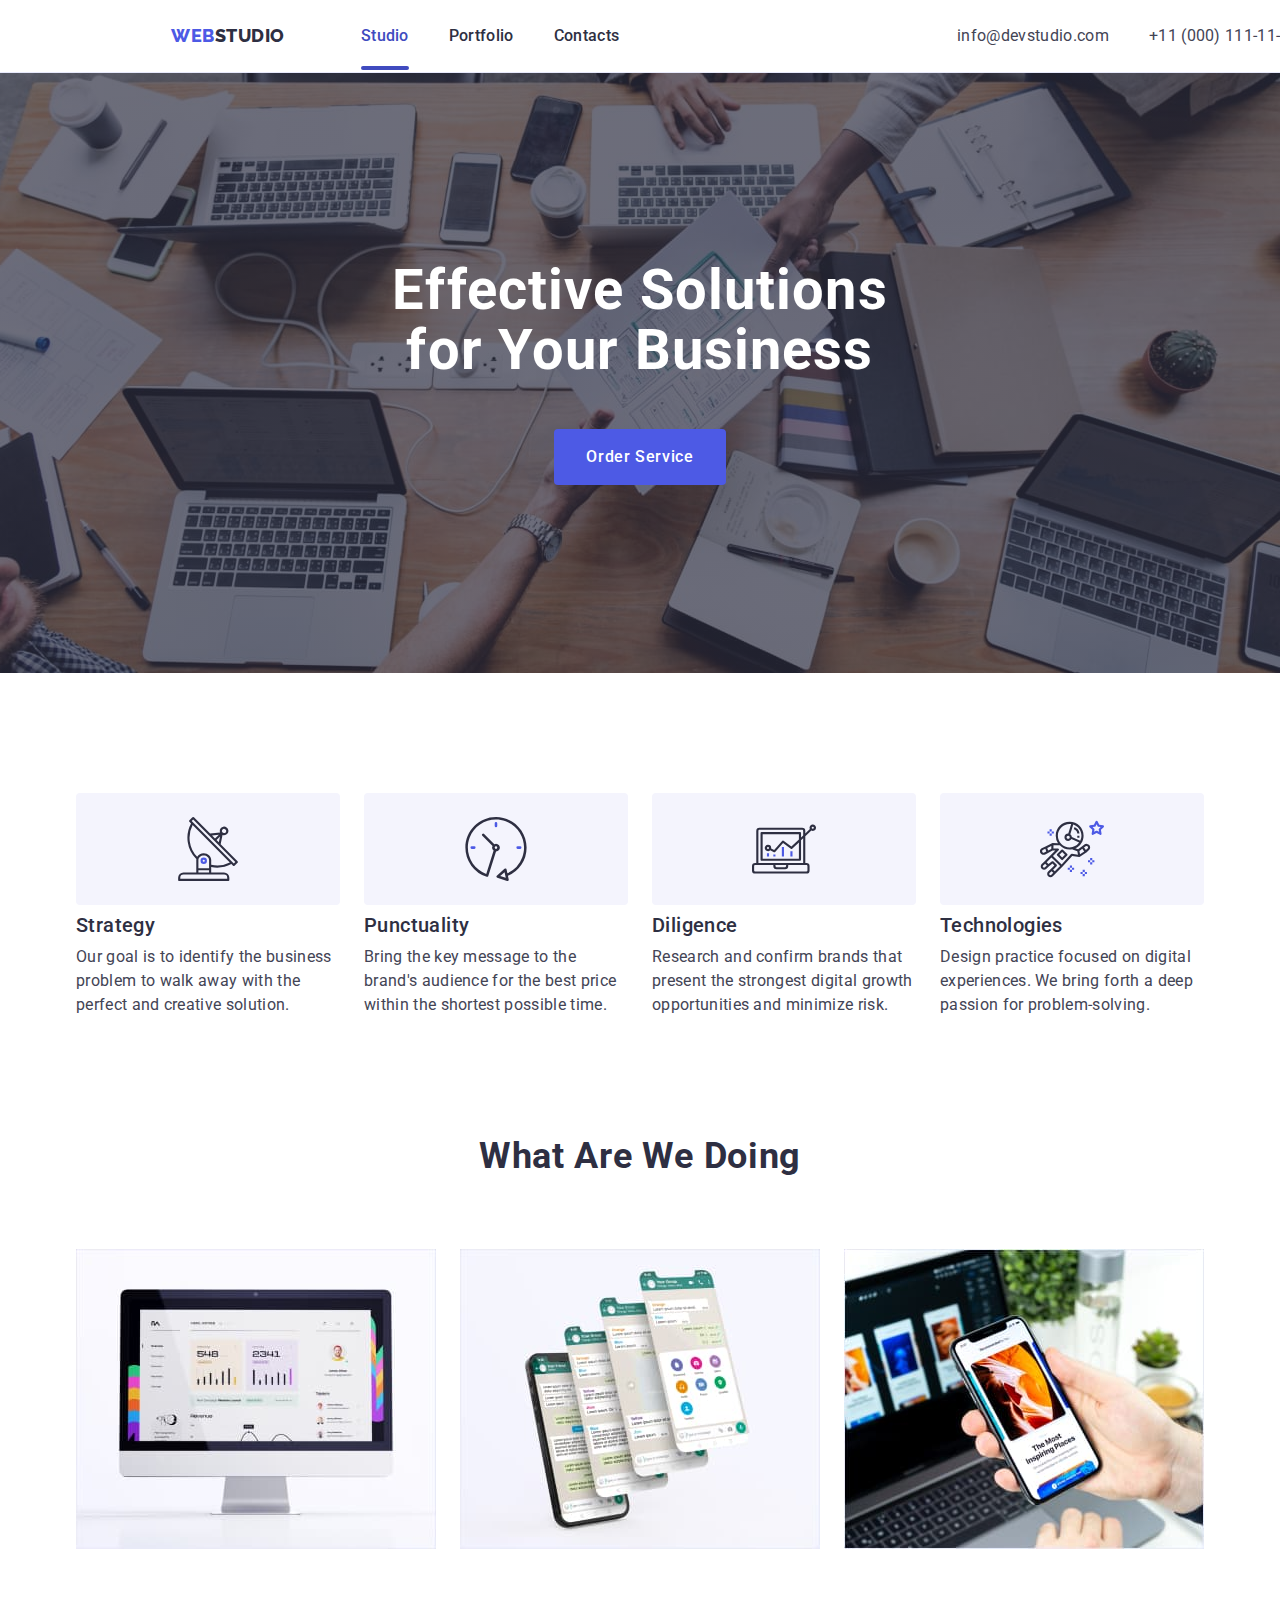
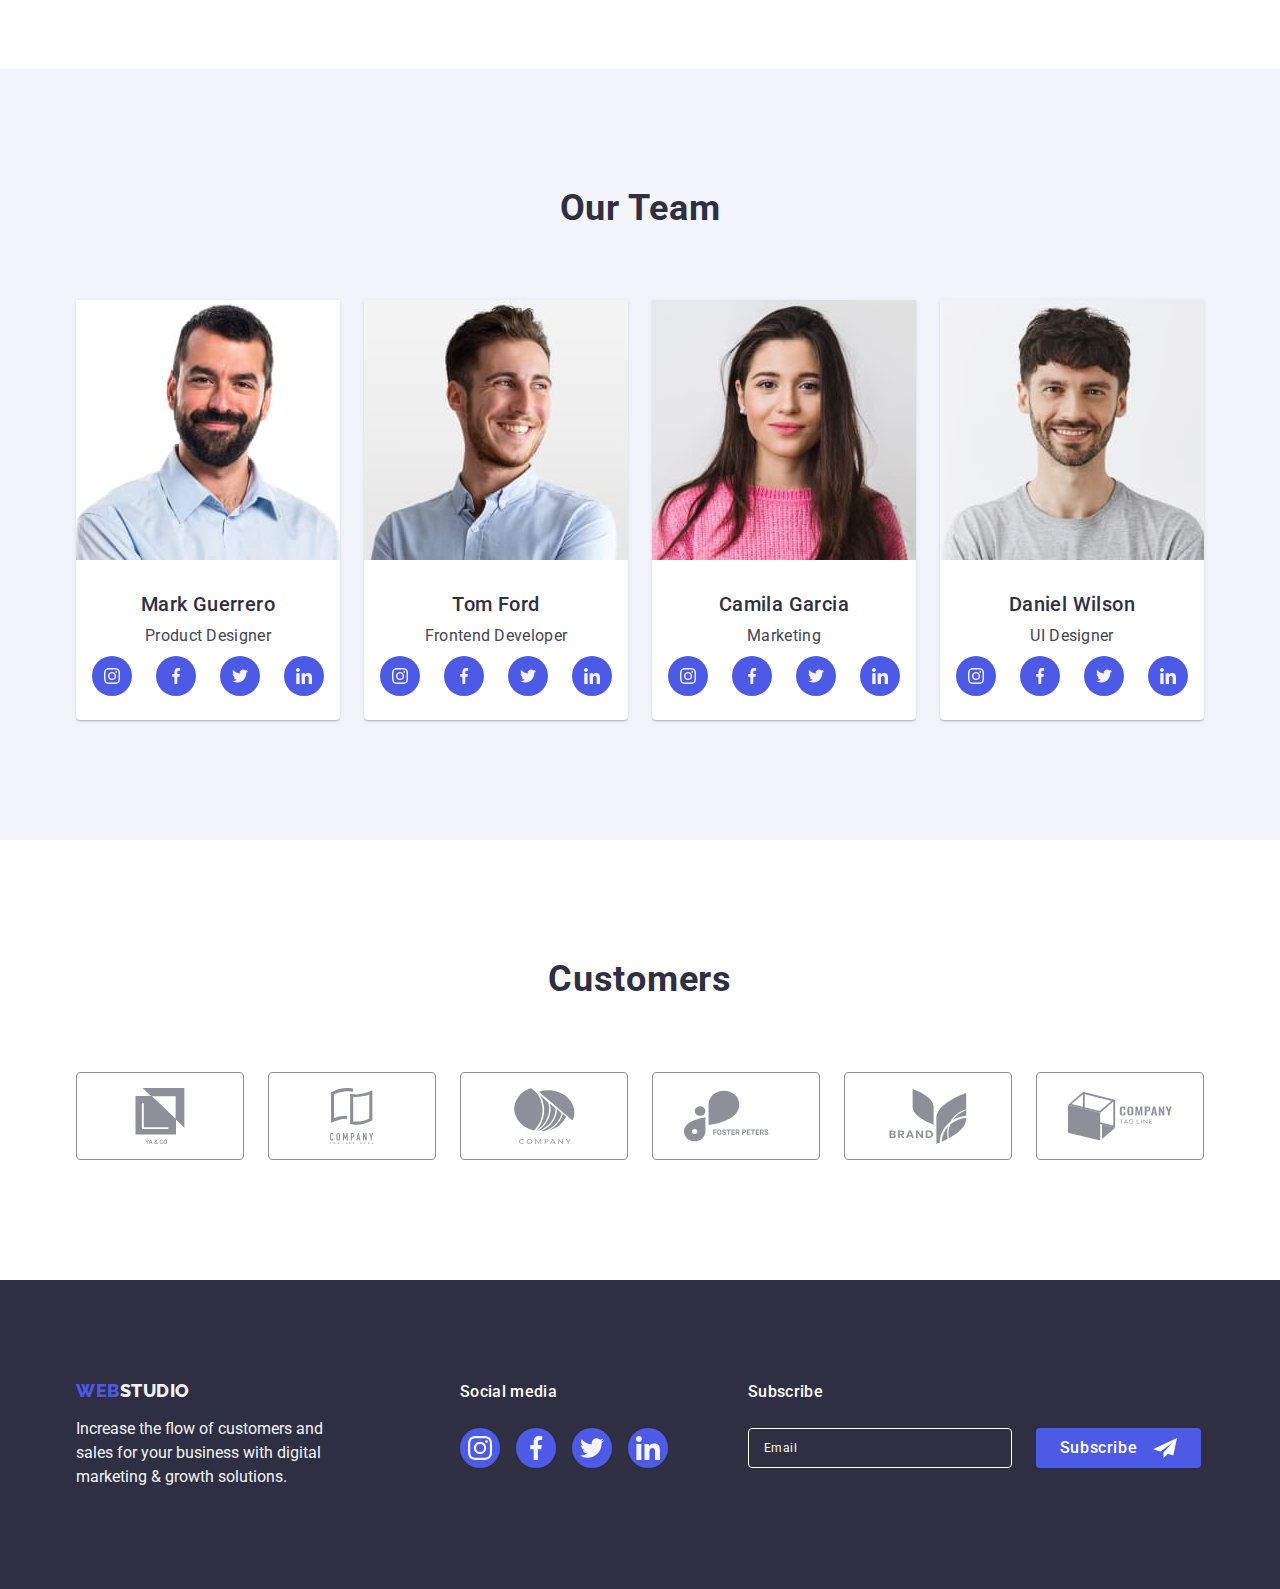
<file: index.html>
<!DOCTYPE html>
<html lang="en">
  <head>
    <meta charset="UTF-8" />
    <meta http-equiv="X-UA-Compatible" content="IE=edge" />
    <meta name="viewport" content="width=device-width, initial-scale=1.0" />
    <title>Studio</title>
    <link rel="stylesheet" href="https://cdnjs.cloudflare.com/ajax/libs/modern-normalize/1.0.0/modern-normalize.min.css" />
    <link rel="stylesheet" href="./css/styles.css" type="text/css" />
    <link rel="preconnect" href="https://fonts.googleapis.com" />
    <link rel="preconnect" href="https://fonts.gstatic.com" crossorigin />
    <link href="https://fonts.googleapis.com/css2?family=Roboto:wght@400;500;700;900&display=swap" rel="stylesheet" />
    <link rel="preconnect" href="https://fonts.googleapis.com" />
    <link rel="preconnect" href="https://fonts.gstatic.com" crossorigin />
    <link href="https://fonts.googleapis.com/css2?family=Raleway:wght@800&family=Roboto:wght@400;500;700;900&display=swap" rel="stylesheet" />
  </head>
  <body>
    <header class="header">
      <!-- Navigation -->
      <div class="container">
        <nav class="nav">
          <a class="logo link" href="index.html">Web<span class="logo-studio">Studio</span></a>
          <ul class="list">
            <li class="nav-item">
              <a class="link active" href="./index.html">Studio</a>
            </li>
            <li class="nav-item">
              <a class="link" href="./portfolio.html">Portfolio</a>
            </li>
            <li class="nav-item">
              <a class="link" href="">Contacts</a>
            </li>
          </ul>
        </nav>
        <!-- Contacts -->
        <address class="address">
          <ul class="list">
            <li class="contacts-item"><a class="link" href="mailto:info@devstudio.com">info@devstudio.com</a></li>
            <li class="contacts-item"><a class="link" href="tel:+110001111111">+11 (000) 111-11-11</a></li>
          </ul>
        </address>
      </div>
    </header>
    <main>
      <!-- First section -->
      <section class="section section-business">
        <div class="container">
          <h1 class="title">Effective Solutions for Your Business</h1>
          <button type="button" class="btn" data-modal-open>Order Service</button>
        </div>
      </section>
      <!-- Second section -->
      <section class="section section-features">
        <div class="container">
          <h2 hidden class="features">Our advantages</h2>
          <ul class="list">
            <li class="list-features-item">
              <div class="container-icon">
                <svg class="icon" width="64" height="64">
                  <use href="./images/icons.svg#icon-antenna"></use>
                </svg>
              </div>
              <h3 class="features">Strategy</h3>
              <p class="desc">Our goal is to identify the business problem to walk away with the perfect and creative solution.</p>
            </li>
            <li class="list-features-item">
              <div class="container-icon">
                <svg class="icon" width="64" height="64">
                  <use href="./images/icons.svg#icon-clock"></use>
                </svg>
              </div>
              <h3 class="features">Punctuality</h3>
              <p class="desc">Bring the key message to the brand's audience for the best price within the shortest possible time.</p>
            </li>
            <li class="list-features-item">
              <div class="container-icon">
                <svg class="icon" width="64" height="64">
                  <use href="./images/icons.svg#icon-diagram"></use>
                </svg>
              </div>
              <h3 class="features">Diligence</h3>
              <p class="desc">Research and confirm brands that present the strongest digital growth opportunities and minimize risk.</p>
            </li>
            <li class="list-features-item">
              <div class="container-icon">
                <svg class="icon" width="64" height="64">
                  <use href="./images/icons.svg#icon-astronaut"></use>
                </svg>
              </div>
              <h3 class="features">Technologies</h3>
              <p class="desc">Design practice focused on digital experiences. We bring forth a deep passion for problem-solving.</p>
            </li>
          </ul>
        </div>
      </section>
      <!-- Third section -->
      <section class="section section-activity">
        <div class="container">
          <h2 class="subtitle">What are we doing</h2>
          <ul class="list">
            <li class="list-image-item"><img src="./images/monitor.jpg" alt="monitor" width="360" height="300" /></li>
            <li class="list-image-item"><img src="./images/displays.jpg" alt="displays" width="360" height="300" /></li>
            <li class="list-image-item"><img src="./images/smartphone.jpg" alt="smartphone" width="360" height="300" /></li>
          </ul>
        </div>
      </section>
      <!-- Fourth section -->
      <section class="section section-team">
        <div class="container">
          <h2 class="subtitle">Our Team</h2>
          <ul class="list">
            <li class="list-team-item">
              <img src="./images/product-designer.jpg" alt="product designer" width="264" height="260" />
              <div class="team-container">
                <h3 class="person">Mark Guerrero</h3>
                <p class="specialization">Product Designer</p>
                <ul class="list">
                  <li class="icon-item">
                    <a class="icon-link" href=""
                      ><svg class="icon" width="16" height="16">
                        <use href="./images/icons.svg#icon-instagram"></use>
                      </svg>
                    </a>
                  </li>
                  <li class="icon-item">
                    <a class="icon-link" href=""
                      ><svg class="icon" width="16" height="16">
                        <use href="./images/icons.svg#icon-facebook"></use>
                      </svg>
                    </a>
                  </li>
                  <li class="icon-item">
                    <a class="icon-link" href=""
                      ><svg class="icon" width="16" height="16">
                        <use href="./images/icons.svg#icon-twitter"></use>
                        </svg></a>
                  </li>
                  <li class="icon-item">
                    <a class="icon-link" href=""
                      ><svg class="icon" width="16" height="16">
                        <use href="./images/icons.svg#icon-linkedin"></use>
                      </svg>
                    </a>
                  </li>
                </ul>
              </div>
            </li>
            <li class="list-team-item">
              <img src="./images/frontend-developer.jpg" alt="frontend developer" width="264" height="260" />
              <div class="team-container">
                <h3 class="person">Tom Ford</h3>
                <p class="specialization">Frontend Developer</p>
                <ul class="list">
                  <li class="icon-item">
                    <a class="icon-link" href=""
                      ><svg class="icon" width="16" height="16">
                        <use href="./images/icons.svg#icon-instagram"></use>
                      </svg>
                    </a>
                  </li>
                  <li class="icon-item">
                    <a class="icon-link" href=""
                      ><svg class="icon" width="16" height="16">
                        <use href="./images/icons.svg#icon-facebook"></use>
                      </svg>
                    </a>
                  </li>
                  <li class="icon-item">
                    <a class="icon-link" href=""
                      ><svg class="icon" width="16" height="16">
                        <use href="./images/icons.svg#icon-twitter"></use>
                      </svg>
                    </a>
                  </li>
                  <li class="icon-item">
                    <a class="icon-link" href=""
                      ><svg class="icon" width="16" height="16">
                        <use href="./images/icons.svg#icon-linkedin"></use>
                      </svg>
                    </a>
                  </li>
                </ul>
              </div>
            </li>
            <li class="list-team-item">
              <img src="./images/marketing.jpg" alt="marketing" width="264" height="260" />
              <div class="team-container">
                <h3 class="person">Camila Garcia</h3>
                <p class="specialization">Marketing</p>
                <ul class="list">
                  <li class="icon-item">
                    <a class="icon-link" href=""
                      ><svg class="icon" width="16" height="16">
                        <use href="./images/icons.svg#icon-instagram"></use>
                      </svg>
                    </a>
                  </li>
                  <li class="icon-item">
                    <a class="icon-link" href=""
                      ><svg class="icon" width="16" height="16">
                        <use href="./images/icons.svg#icon-facebook"></use>
                        </svg></a>
                  </li>
                  <li class="icon-item">
                    <a class="icon-link" href=""
                      ><svg class="icon" width="16" height="16">
                        <use href="./images/icons.svg#icon-twitter"></use>
                      </svg>
                    </a>
                  </li>
                  <li class="icon-item">
                    <a class="icon-link" href=""
                      ><svg class="icon" width="16" height="16">
                        <use href="./images/icons.svg#icon-linkedin"></use>
                      </svg>
                    </a>
                  </li>
                </ul>
              </div>
            </li>
            <li class="list-team-item">
              <img src="./images/ul-designer.jpg" alt="ul designer" width="264" height="260" />
              <div class="team-container">
                <h3 class="person">Daniel Wilson</h3>
                <p class="specialization">UI Designer</p>
                <ul class="list">
                  <li class="icon-item">
                    <a class="icon-link" href="">
                      <svg class="icon" width="16" height="16">
                        <use href="./images/icons.svg#icon-instagram"></use>
                      </svg>
                    </a>
                  </li>
                  <li class="icon-item">
                    <a class="icon-link" href="">
                      <svg class="icon" width="16" height="16">
                        <use href="./images/icons.svg#icon-facebook"></use>
                      </svg>
                    </a>
                  </li>
                  <li class="icon-item">
                    <a class="icon-link" href=""
                      ><svg class="icon" width="16" height="16">
                        <use href="./images/icons.svg#icon-twitter"></use>
                      </svg>
                    </a>
                  </li>
                  <li class="icon-item">
                    <a class="icon-link" href=""
                      ><svg class="icon" width="16" height="16">
                        <use href="./images/icons.svg#icon-linkedin"></use>
                      </svg>
                    </a>
                  </li>
                </ul>
              </div>
            </li>
          </ul>
        </div>
      </section>
      <!-- Fifth section -->
      <section class="section section-customers">
        <div class="container">
          <h2 class="subtitle">Customers</h2>
          <ul class="list">
            <li class="icon-list-customers">
              <a class="icon-link-customers" href="">
                <svg class="icon-customers" width="104" height="56">
                  <use href="./images/icons.svg#icon-yaco"></use>
                </svg>
              </a>
            </li>
            <li class="icon-list-customers">
              <a class="icon-link-customers" href="">
                <svg class="icon-customers" width="104" height="56">
                  <use href="./images/icons.svg#icon-tagline-here"></use>
                </svg>
              </a>
            </li>
            <li class="icon-list-customers">
              <a class="icon-link-customers" href="">
                <svg class="icon-customers" width="104" height="56">
                  <use href="./images/icons.svg#icon-company"></use>
                </svg>
              </a>
            </li>
            <li class="icon-list-customers">
              <a class="icon-link-customers" href="">
                <svg class="icon-customers" width="104" height="56">
                  <use href="./images/icons.svg#icon-fosterpeters"></use>
                </svg>
              </a>
            </li>
            <li class="icon-list-customers">
              <a class="icon-link-customers" href="">
                <svg class="icon-customers" width="104" height="56">
                  <use href="./images/icons.svg#icon-brand"></use>
                </svg>
              </a>
            </li>
            <li class="icon-list-customers">
              <a class="icon-link-customers" href="">
                <svg class="icon-customers" width="104" height="56">
                  <use href="./images/icons.svg#icon-tag-line"></use>
                </svg>
              </a>
            </li>
          </ul>
        </div>
      </section>
    </main>
    <!-- Footer -->
    <footer class="footer">
      <div class="container">
        <div class="logo-container">
          <a class="logo link" href="index.html">Web<span class="logo-studio-footer">Studio</span></a>
          <p class="text">Increase the flow of customers and sales for your business with digital marketing & growth solutions.</p>
        </div>
        <div class="social">
          <p class="subtitle-footer">Social media</p>
          <ul class="list">
            <li class="list-icon-footer">
              <a class="icon-link" href=""
                ><svg class="icon" width="24" height="24">
                  <use href="./images/icons.svg#icon-instagram"></use>
                </svg>
              </a>
            </li>
            <li class="list-icon-footer">
              <a class="icon-link" href=""
                ><svg class="icon" width="24" height="24">
                  <use href="./images/icons.svg#icon-facebook"></use>
                </svg>
              </a>
            </li>
            <li class="list-icon-footer">
              <a class="icon-link" href=""
                ><svg class="icon" width="24" height="24">
                  <use href="./images/icons.svg#icon-twitter"></use>
                </svg>
              </a>
            </li>
            <li class="list-icon-footer">
              <a class="icon-link" href=""
                ><svg class="icon" width="24" height="24">
                  <use href="./images/icons.svg#icon-linkedin"></use>
                </svg>
              </a>
            </li>
          </ul>
        </div>
        <div class="subscribe">
          <p class="subtitle-footer">Subscribe</p>
          <form name="subscribe-form" class="subscribe-form">
            <div class="input-wrap">
              <input type="mail" name="mail" id="subscribe-form" class="email-input" placeholder=" "/>
              <label for="subscribe-form" class="email-label">Email</label>
            </div>
            <button type="submit" class="btn-subscribe">
              <span>Subscribe</span>
              <svg class="" width="24" height="20">
                <use href="./images/icons.svg#icon-send"></use>
                </svg>
            </button>
          </form>
        </div>
      </div>
    </footer>
    <div class="backdrop is-hidden" data-modal>
      <div class="modal">
        <button type="button" class="btn-modal" data-modal-close>
          <svg class="icon-modal" width="8" height="8">
            <use href="./images/icons.svg#icon-close"></use>
          </svg>
        </button>
        <p class="subtitle-modal">Leave your contacts and we will call you back</p>
        <form name="modal-form">
          <label class="modal-label" for="modal-name">Name</label>
          <div class="input-wrap">
            <input class="modal-input" type="text" name="modal-name" id="modal-name">
            <svg class="modal-icon" width="18" height="18">
              <use href="./images/icons.svg#icon-person"></use>
            </svg>
          </div>
          <label class="modal-label" for="modal-tel">Phone</label>
          <div class="input-wrap">
            <input class="modal-input" type="tel" name="modal-tel" id="modal-tel">
            <svg class="modal-icon" width="18" height="24">
              <use href="./images/icons.svg#icon-tel"></use>
            </svg>
          </div>
          <label class="modal-label" for="modal-email">Email</label>
          <div class="input-wrap">
            <input class="modal-input" type="mail" name="modal-email" id="modal-email">
            <svg class="modal-icon" width="18" height="24">
              <use href="./images/icons.svg#icon-mail"></use>
            </svg>
          </div>
          <label class="modal-label" for="modal-comment">Comment </label>
          <div>
          <textarea class="modal-comment" name="modal-comment" id="modal-comment" placeholder="Text input"></textarea>
       </div>
         
         
          <label class="check">
            <input class="check-input" type="checkbox" name="modal-agreement">
            <span class="check-box"></span>
            <span class="checkbox-text">I accept the terms and conditions of the <a class="agreement-link" href="">Privacy Policy</a></span>
          </label>  
          
         
         
          <button type="submit" class="btn-send">Send</button>
        </form>
      </div>
    </div>
    <script src="./modal.js"></script>
  </body>
</html>
</file>
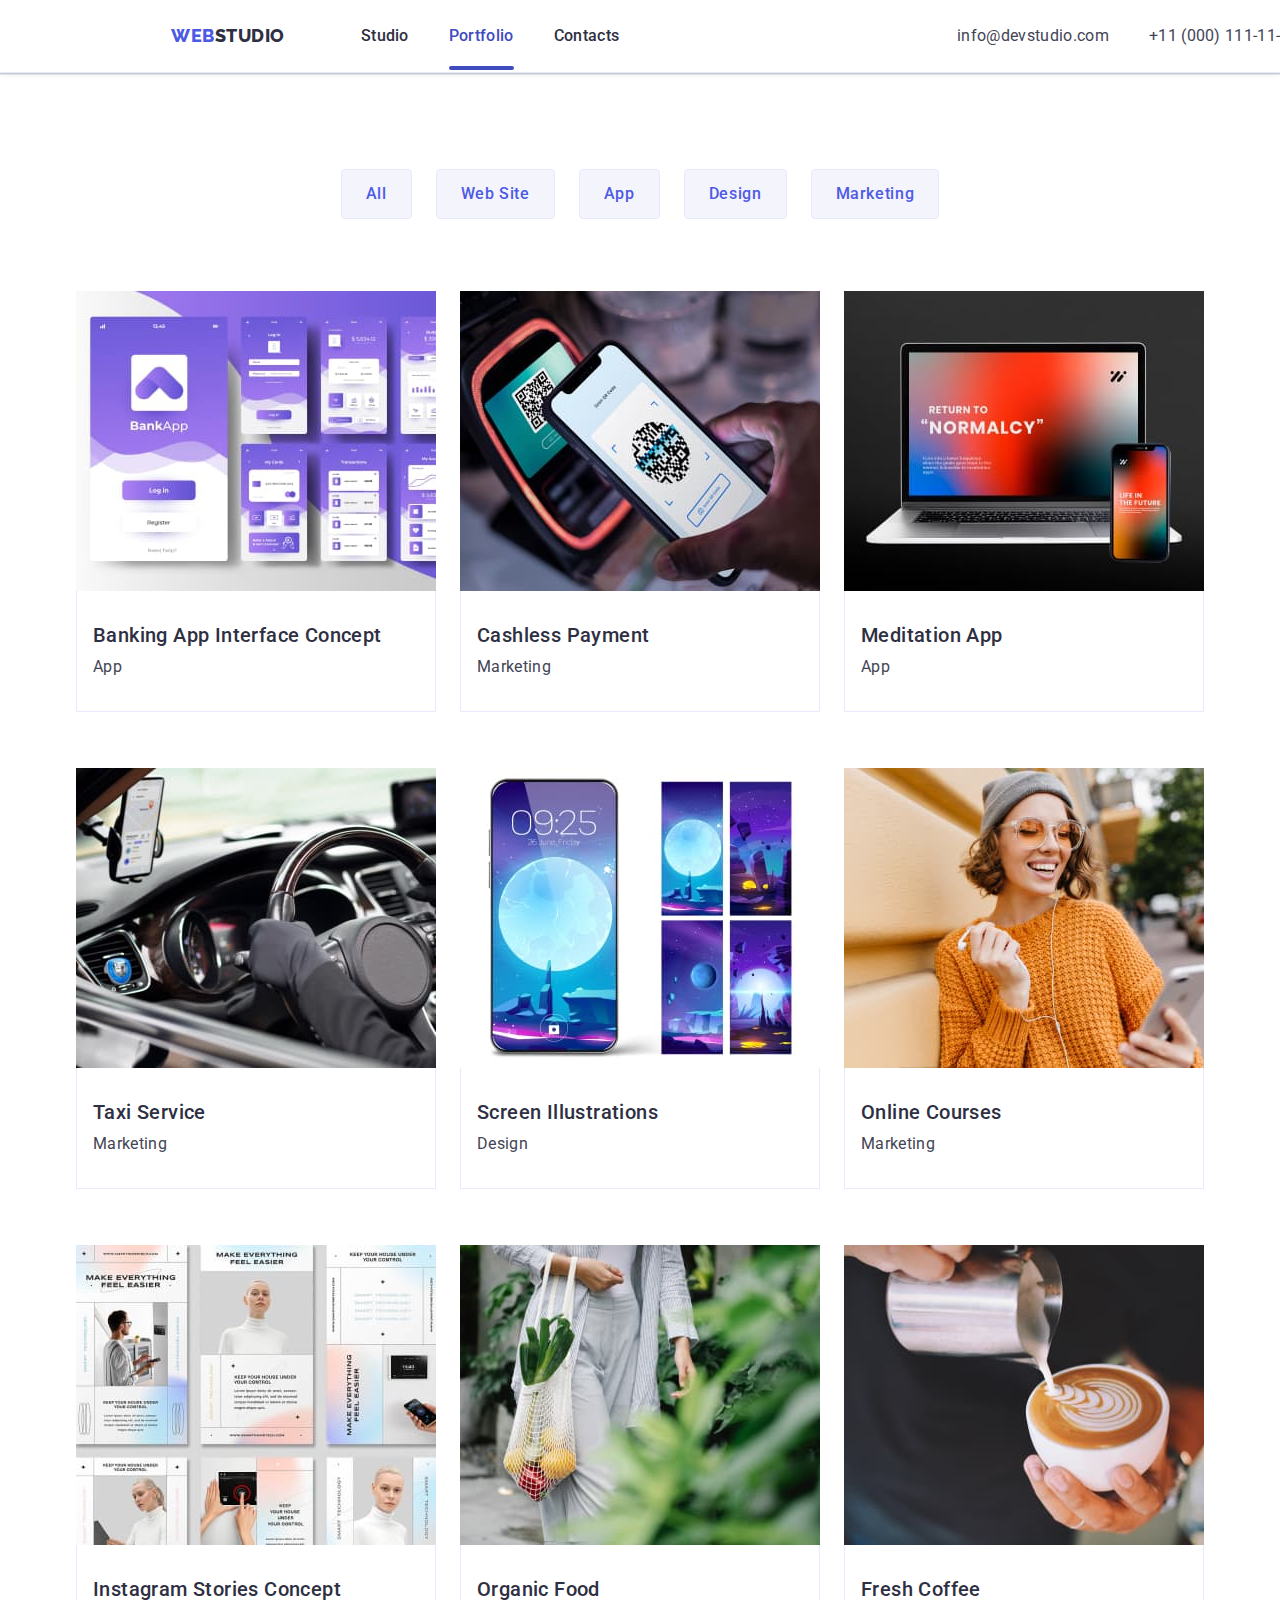
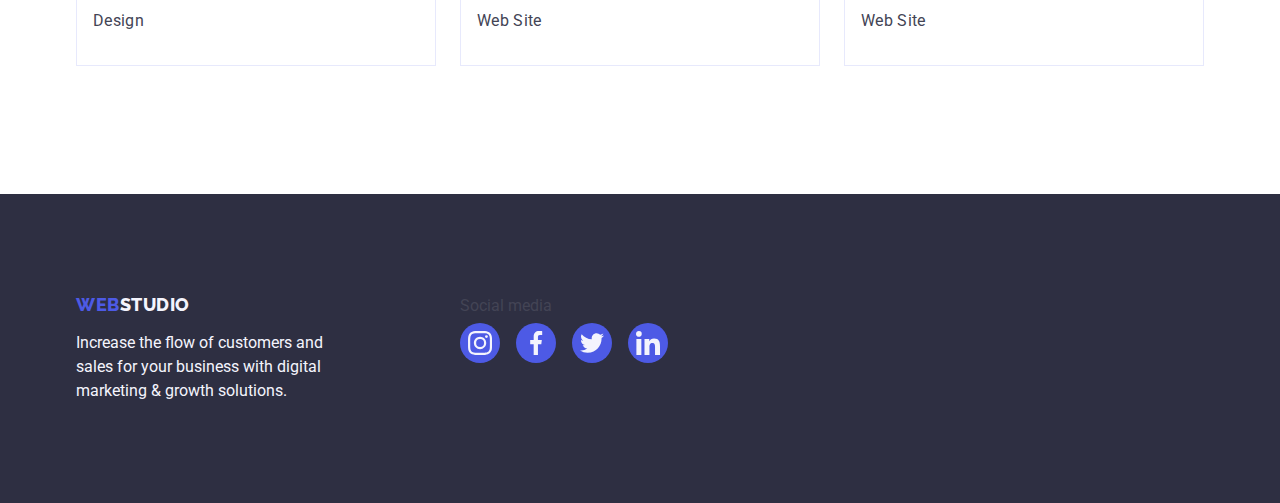
<file: portfolio.html>
<!DOCTYPE html>
<html lang="en">
  <head>
    <meta charset="UTF-8" />
    <meta http-equiv="X-UA-Compatible" content="IE=edge" />
    <meta name="viewport" content="width=device-width, initial-scale=1.0" />
    <title>Portfolio</title>
    <link rel="stylesheet" href="https://cdnjs.cloudflare.com/ajax/libs/modern-normalize/1.0.0/modern-normalize.min.css" />
    <link rel="stylesheet" href="./css/styles.css" type="text/css" />
    <link rel="preconnect" href="https://fonts.googleapis.com" />
    <link rel="preconnect" href="https://fonts.gstatic.com" crossorigin />
    <link href="https://fonts.googleapis.com/css2?family=Roboto:wght@400;500;700;900&display=swap" rel="stylesheet" />
    <link rel="preconnect" href="https://fonts.googleapis.com" />
    <link rel="preconnect" href="https://fonts.gstatic.com" crossorigin />
    <link href="https://fonts.googleapis.com/css2?family=Raleway:wght@800&family=Roboto:wght@400;500;700;900&display=swap" rel="stylesheet" />
  </head>
  <body>
    <header class="header">
      <!-- Navigation -->
      <div class="container">
        <nav class="nav">
          <a class="logo link" href="index.html">Web<span class="logo-studio">Studio</span></a>
          <ul class="list">
            <li class="nav-item"><a class="link" href="./index.html">Studio</a></li>
            <li class="nav-item"><a class="link active" href="./portfolio.html">Portfolio</a></li>
            <li class="nav-item"><a class="link" href="">Contacts</a></li>
          </ul>
        </nav>
        <!-- Contacts -->
        <address class="address">
          <ul class="list">
            <li class="contacts-item"><a class="link" href="mailto:info@devstudio.com">info@devstudio.com</a></li>
            <li class="contacts-item"><a class="link" href="tel:+110001111111">+11 (000) 111-11-11</a></li>
          </ul>
        </address>
      </div>
    </header>
    <main>
      <section class="section section-portfolio">
        <div class="container">
          <h1 hidden class="filter">Menu</h1>
          <ul class="list category-filter">
            <li class="menu-list-item"><button type="button" class="btn-filter">All</button></li>
            <li class="menu-list-item"><button type="button" class="btn-filter">Web Site</button></li>
            <li class="menu-list-item"><button type="button" class="btn-filter">App</button></li>
            <li class="menu-list-item"><button type="button" class="btn-filter">Design</button></li>
            <li class="menu-list-item"><button type="button" class="btn-filter">Marketing</button></li>
          </ul>
          <ul class="list category-items">
            <li class="portfolio-list-item">
              <a href="" class="link">
                <div class="portfolio-thumb">
                  <img src="./images/sitespages.jpg" alt="sites pages" width="360" height="300" />
                  <p class="portfolio-overlay">
                    14 Stylish and User-Friendly App Design Concepts · Task Manager App · Calorie Tracker App · Exotic Fruit Ecommerce App · Cloud Storage App
                  </p>
                </div>
                <div class="container">
                  <h2 class="name">Banking App Interface Concept</h2>
                  <p class="category">App</p>
                </div>
              </a>
            </li>
            <li class="portfolio-list-item">
              <a href="" class="link">
                <div class="portfolio-thumb">
                  <img src="./images/qrcode.jpg" alt="qr-code" width="360" height="300" />
                  <p class="portfolio-overlay">
                    14 Stylish and User-Friendly App Design Concepts · Task Manager App · Calorie Tracker App · Exotic Fruit Ecommerce App · Cloud Storage App
                  </p>
                </div>
                <div class="container">
                  <h2 class="name">Cashless Payment</h2>
                  <p class="category">Marketing</p>
                </div>
              </a>
            </li>
            <li class="portfolio-list-item">
              <a href="" class="link">
                <div class="portfolio-thumb">
                  <img src="./images/phoneandlaptop.jpg" alt="phone and laptop" width="360" height="300" />
                  <p class="portfolio-overlay">
                    14 Stylish and User-Friendly App Design Concepts · Task Manager App · Calorie Tracker App · Exotic Fruit Ecommerce App · Cloud Storage App
                  </p>
                </div>
                <div class="container">
                  <h2 class="name">Meditation App</h2>
                  <p class="category">App</p>
                </div>
              </a>
            </li>
            <li class="portfolio-list-item">
              <a href="" class="link">
                <div class="portfolio-thumb">
                  <img src="./images/smartphoneinthecar.jpg" alt="smartphone in the car" width="360" height="300" />
                  <p class="portfolio-overlay">
                    14 Stylish and User-Friendly App Design Concepts · Task Manager App · Calorie Tracker App · Exotic Fruit Ecommerce App · Cloud Storage App
                  </p>
                </div>
                <div class="container">
                  <h2 class="name">Taxi Service</h2>
                  <p class="category">Marketing</p>
                </div>
              </a>
            </li>
            <li class="portfolio-list-item">
              <a href="" class="link">
                <div class="portfolio-thumb">
                  <img src="./images/widgets.jpg" alt="widgets" width="360" height="300" />
                  <p class="portfolio-overlay">
                    14 Stylish and User-Friendly App Design Concepts · Task Manager App · Calorie Tracker App · Exotic Fruit Ecommerce App · Cloud Storage App
                  </p>
                </div>
                <div class="container">
                  <h2 class="name">Screen Illustrations</h2>
                  <p class="category">Design</p>
                </div>
              </a>
            </li>
            <li class="portfolio-list-item">
              <a href="" class="link">
                <div class="portfolio-thumb">
                  <img src="./images/girlwithsmartphone.jpg" alt="girl with the smartphne" width="360" height="300" />
                  <p class="portfolio-overlay">
                    14 Stylish and User-Friendly App Design Concepts · Task Manager App · Calorie Tracker App · Exotic Fruit Ecommerce App · Cloud Storage App
                  </p>
                </div>
                <div class="container">
                  <h2 class="name">Online Courses</h2>
                  <p class="category">Marketing</p>
                </div>
              </a>
            </li>
            <li class="portfolio-list-item">
              <a href="" class="link">
                <div class="portfolio-thumb">
                  <img src="./images/instagramstories.jpg" alt="instagram stories" width="360" height="300" />
                  <p class="portfolio-overlay">
                    14 Stylish and User-Friendly App Design Concepts · Task Manager App · Calorie Tracker App · Exotic Fruit Ecommerce App · Cloud Storage App
                  </p>
                </div>
                <div class="container">
                  <h2 class="name">Instagram Stories Concept</h2>
                  <p class="category">Design</p>
                </div>
              </a>
            </li>
            <li class="portfolio-list-item">
              <a href="" class="link">
                <div class="portfolio-thumb">
                  <img src="./images/womanwithfruits.jpg" alt="woman with fruits " width="360" height="300" />
                  <p class="portfolio-overlay">
                    14 Stylish and User-Friendly App Design Concepts · Task Manager App · Calorie Tracker App · Exotic Fruit Ecommerce App · Cloud Storage App
                  </p>
                </div>
                <div class="container">
                  <h2 class="name">Organic Food</h2>
                  <p class="category">Web Site</p>
                </div>
              </a>
            </li>
            <li class="portfolio-list-item">
              <a href="" class="link">
                <div class="portfolio-thumb">
                  <img src="./images/cupofcapuccino.jpg" alt="=cup of capuccino" width="360" height="300" />
                  <p class="portfolio-overlay">
                    14 Stylish and User-Friendly App Design Concepts · Task Manager App · Calorie Tracker App · Exotic Fruit Ecommerce App · Cloud Storage App
                  </p>
                </div>
                <div class="container">
                  <h2 class="name">Fresh Coffee</h2>
                  <p class="category">Web Site</p>
                </div>
              </a>
            </li>
          </ul>
        </div>
      </section>
    </main>
    <!-- Footer -->
    <footer class="footer">
      <div class="container">
        <div class="logo-container">
          <a class="logo link" href="index.html">Web<span class="logo-studio-footer">Studio</span></a>
          <p class="text">Increase the flow of customers and sales for your business with digital marketing & growth solutions.</p>
        </div>
        <div class="social">
          <p class="subtitle-social">Social media</p>
          <ul class="list">
            <li class="list-icon-footer">
              <a class="icon-link" href=""
                ><svg class="icon" width="24" height="24">
                  <use href="./images/icons.svg#icon-instagram"></use>
                </svg>
              </a>
            </li>
            <li class="list-icon-footer">
              <a class="icon-link" href=""
                ><svg class="icon" width="24" height="24">
                  <use href="./images/icons.svg#icon-facebook"></use>
                </svg>
              </a>
            </li>
            <li class="list-icon-footer">
              <a class="icon-link" href=""
                ><svg class="icon" width="24" height="24">
                  <use href="./images/icons.svg#icon-twitter"></use>
                </svg>
              </a>
            </li>
            <li class="list-icon-footer">
              <a class="icon-link" href=""
                ><svg class="icon" width="24" height="24">
                  <use href="./images/icons.svg#icon-linkedin"></use>
                </svg>
              </a>
            </li>
          </ul>
        </div>
      </div>
    </footer>
  </body>
</html>
</file>
<file: css/styles.css>
:root {
  --navy-blue: #2e2f42;
  --ocean: #404bbf;
  --white: #ffffff;
  --iris: #4d5ae5;
  --cloud: #f4f4fd;
  --slate: #434455;
  --green: #31d0aa;
  --lightslate: #8e8f99;
  --cornflower: #e7e9fc;
  --navy-blue-modal: #2e2f42;
  --grey: #2e2f42;
  --dairy: #fcfcfc;
}

body {
  font-family: Roboto, sans-serif;
  color: var(--slate);
  background-color: var(--white);
}
h1,
h2,
h3,
h4,
h5,
h6,
p {
  margin: 0;
}
img {
  display: block;
}
.visually-hidden {
  position: absolute;
  width: 1px;
  height: 1px;
  margin: -1px;
  border: 0;
  padding: 0;

  white-space: nowrap;
  clip-path: inset(100%);
  clip: rect(0 0 0 0);
  overflow: hidden;
}
.container {
  width: 1158px;
  margin: 0 auto;
  padding: 0 15px;
}

.section {
}

.header {
  padding: 24px 156px 24px 156px;
  border-bottom: 1px solid #e7e9fc;
  box-shadow: 0px 2px 1px rgba(46, 47, 66, 0.08), 0px 1px 1px rgba(46, 47, 66, 0.16), 0px 1px 6px rgba(46, 47, 66, 0.08);
}
.header .container {
  display: flex;
}

.link {
  text-decoration: none;
}
.list {
  list-style: none;
  display: flex;
  align-items: center;
  justify-content: center;
  gap: 40px;
  padding: 0;
  margin: 0;
}
.team-container .list {
  display: flex;
  gap: 24px;
}

.section .list {
}
/* Navigation */
.nav {
  display: flex;
  align-items: center;
  margin-right: auto;
}
.logo {
  font-size: 18px;
  text-transform: uppercase;
  font-weight: 800;
  line-height: 1.17;
  font-family: 'Raleway', sans-serif;
  letter-spacing: 0.03em;
  color: var(--iris);
  text-decoration: none;
  margin-right: 76px;
}
.logo-studio {
  font-weight: 800;
  font-size: 18px;
  line-height: 1.16;
  color: var(--navy-blue);
}

.nav .list .link {
  font-weight: 500;
  line-height: 1.5;
  font-size: 16px;
  letter-spacing: 0.02em;
  color: var(--grey);
  text-decoration: none;
  padding: 24px 0;
  position: relative;
  transition: color 250ms cubic-bezier(0.4, 0, 0.2, 1);
}
.nav .link:focus {
  color: #404bbf;
}
.nav .link:hover {
  color: #404bbf;
}

.nav .list .link.active {
  color: #404bbf;
}

.link.active:after,
nav .list .link:hover:after {
  content: '';
  position: absolute;
  width: 100%;
  border-radius: 2px;
  border: 2px solid #404bbf;
  height: 4px;
  left: 0;
  bottom: -1px;
  background-color: #404bbf;
  transition: color 250ms cubic-bezier(0.4, 0, 0.2, 1);
}

/* Contacts */
.address {
  font-style: normal;
}
.address .list {
  list-style: none;
  text-decoration: none;
  line-height: 1.5;
  letter-spacing: 0.02em;
}
.contacts-item .link {
  transition: color 250ms cubic-bezier(0.4, 0, 0.2, 1);
}
.address .link {
  font-size: 16px;
  color: var(--slate);
  font-style: normal;
}
.address .link:focus {
  color: #404bbf;
}
.address .link:hover {
  color: #404bbf;
}
/* First section */
.section {
}
.section-business {
  background-color: var(--navy-blue);
  padding: 188px 0px;
  max-width: 1440px;
  margin-left: auto;
  margin-right: auto;
  background-image: linear-gradient(rgba(46, 47, 66, 0.7), rgba(46, 47, 66, 0.7)), url(../images/people-office.jpg);
  background-repeat: no-repeat;
  background-position: center;
  background-size: cover;
  height: 600px;
}

.section-business .container {
}

.title {
  color: var(--white);
  font-size: 56px;
  font-weight: 700;
  line-height: 1.07;
  text-align: center;
  letter-spacing: 0.02em;
  max-width: 496px;
  margin: 0 auto;
}

.btn {
  background-color: var(--iris);
  color: var(--white);
  font-size: 16px;
  font-weight: 500;
  line-height: 1.5;
  cursor: pointer;
  letter-spacing: 0.04em;
  font-family: 'Roboto', sans-serif;
  padding: 16px 32px;
  border: none;
  border-radius: 4px;
  display: block;
  margin: 0 auto;
  margin-top: 48px;
  min-width: 169px;
  transition: background-color 250ms cubic-bezier(0.4, 0, 0.2, 1);
}
.btn:hover {
  background-color: #404bbf;
}
.btn:focus {
  background-color: #404bbf;
}
/* Second section */
.section-features {
  padding: 120px 0;
}
.section-features .list {
  gap: 24px;
}

.features {
  font-weight: 500;
  font-size: 20px;
  line-height: 1.2;
  letter-spacing: 0.02em;
  color: var(--navy-blue);
  margin-bottom: 8px;
}
.desc {
  font-size: 16px;
  line-height: 1.5;
  letter-spacing: 0.02em;
  color: var(--slate);
  width: 264px;
}
/* Third section */
.section-activity {
  padding-top: 0;
  padding-bottom: 120px;
}

.section-activity .container {
}
.section-activity .list {
  gap: 24px;
}

.subtitle {
  font-weight: 700;
  font-size: 36px;
  line-height: 1.1;
  text-align: center;
  letter-spacing: 0.02em;
  text-transform: capitalize;
  color: var(--navy-blue);
  margin-bottom: 72px;
}
.list-image-item {
}
/* Fourth section */
.section-team {
  background-color: #f4f4fd;
  gap: 72px;
  padding: 120px 0;
}

.section-team .container {
}
.section-team .list {
  gap: 24px;
}
.list-team-item {
  background-color: #ffffff;
  border-radius: 0px 0px 4px 4px;
  box-shadow: 0px 1px 6px rgba(46, 47, 66, 0.08), 0px 1px 1px rgba(46, 47, 66, 0.16), 0px 2px 1px rgba(46, 47, 66, 0.08);
}

.team-container {
  padding: 32px 0;
}
.person {
  font-weight: 500;
  font-size: 20px;
  line-height: 1.2;
  letter-spacing: 0.02em;
  color: var(--navy-blue);

  text-align: center;
}
.specialization {
  font-size: 16px;
  line-height: 1.5;
  letter-spacing: 0.02em;
  color: var(--slate);
  text-align: center;
  margin-top: 8px;
}

/* Footer */
.footer {
  background-color: var(--navy-blue);
  padding: 100px 0;
}
.footer .container {
  display: flex;
  align-items: baseline;
}
.logo-container {
}
.text {
  color: var(--cloud);
  font-size: 16px;
  line-height: 1.5;
  width: 264px;
}
.logo-footer {
  color: var(--cloud);
  text-transform: uppercase;
  font-weight: 800;
  font-size: 18px;
  line-height: 1.17;
  letter-spacing: 0.03em;
}
.logo-studio-footer {
  font-weight: 800;
  font-size: 18px;
  line-height: 1.17;
  color: var(--cloud);
}
.footer .logo {
  display: inline-block;
  margin-bottom: 16px;
}

/* Fifth section */
.section-customers {
  padding: 120px 0;
}
.section-customers .list {
  gap: 24px;
}

/* Portfolio */
.section-portfolio .container {
}
.section-portfolio {
  padding: 96px 0 120px;
}
.category-filter {
  display: flex;
  justify-content: center;
  margin-bottom: 72px;
  gap: 24px;
}

.btn-filter {
  background-color: var(--cornflower);
  color: var(--iris);
  font-size: 16px;
  font-weight: 500;
  line-height: 1.5;
  cursor: pointer;
  font-family: 'Roboto', sans-serif;
  letter-spacing: 0.04em;
  background-color: var(--cloud);
  padding: 12px 24px;
  border: 1px solid #e7e9fc;
  border-radius: 4px;
  transition: color 250ms cubic-bezier(0.4, 0, 0.2, 1), background-color 250ms cubic-bezier(0.4, 0, 0.2, 1), border-color 250ms cubic-bezier(0.4, 0, 0.2, 1),
    box-shadow 250ms cubic-bezier(0.4, 0, 0.2, 1);
}
.btn-filter:focus {
  background-color: #404bbf;
  color: #ffffff;
  border: 1px solid transparent;
  box-shadow: 0px 3px 1px rgba(0, 0, 0, 0.1), 0px 2px 1px rgba(0, 0, 0, 0.08), 0px 2px 2px rgba(0, 0, 0, 0.12);
}
.btn-filter:hover {
  background-color: #404bbf;
  color: #ffffff;
  border: 1px solid transparent;
  box-shadow: 0px 3px 1px rgba(0, 0, 0, 0.1), 0px 2px 1px rgba(0, 0, 0, 0.08), 0px 2px 2px rgba(0, 0, 0, 0.12);
  transition: color 250ms cubic-bezier(0.4, 0, 0.2, 1), background-color 250ms cubic-bezier(0.4, 0, 0.2, 1), border-color 250ms cubic-bezier(0.4, 0, 0.2, 1),
    box-shadow 250ms cubic-bezier(0.4, 0, 0.2, 1);
}
.category-items {
  display: flex;
  flex-wrap: wrap;
  gap: 24px;
  align-items: center;
  row-gap: 48px;
}
.portfolio {
}
.portfolio-list-item {
  width: calc((100% - 48px) / 3);
}

.name {
  font-weight: 500;
  font-size: 20px;
  line-height: 1.2;
  letter-spacing: 0.02em;
  color: var(--navy-blue);
  margin-bottom: 8px;
}
.category {
  font-size: 16px;
  line-height: 1.5;
  letter-spacing: 0.02em;
  color: var(--slate);
}
.portfolio-list-item .container {
  padding: 32px 16px;
  border: 1px solid #e7e9fc;
  border-top: none;
  margin-bottom: 8px;
  width: auto;
}
.portfolio-list-item .link {
  display: block;
  transition: box-shadow 250ms cubic-bezier(0.4, 0, 0.2, 1);
}
.portfolio-list-item .link:hover {
  box-shadow: 0px 1px 6px rgba(46, 47, 66, 0.08), 0px 1px 1px rgba(46, 47, 66, 0.16), 0px 2px 1px rgba(46, 47, 66, 0.08);
}
.portfolio-list-item .link:focus {
  box-shadow: 0px 1px 6px rgba(46, 47, 66, 0.08), 0px 1px 1px rgba(46, 47, 66, 0.16), 0px 2px 1px rgba(46, 47, 66, 0.08);
}
.portfolio-thumb {
  position: relative;
  overflow: hidden;
}

.portfolio-overlay {
  position: absolute;
  top: 0;
  left: 0;
  color: var(--cloud);
  background-color: #4d5ae5;
  width: 100%;
  height: 100%;
  letter-spacing: 0.02em;
  line-height: 1.5;
  font-size: 16px;
  padding: 40px 32px;
  transform: translateY(100%);
  transition: transform 250ms cubic-bezier(0.4, 0, 0.2, 1);
}
.portfolio-list-item:hover .portfolio-overlay {
  transform: translateY(0);
}

.portfolio-list-item .link:focus .portfolio-overlay {
  transform: translateY(0);
}

/* SVG */
.icon-link {
  border-radius: 50%;
  background-color: #4d5ae5;
  display: flex;
  align-items: center;
  justify-content: center;
  margin-top: 8px;
  height: 100%;
  width: 100%;
}
.icon-item {
  width: 40px;
  height: 40px;
}
.icon-link .icon {
  fill: var(--cloud);
  transition: background-color 250ms cubic-bezier(0.4, 0, 0.2, 1);
}
.icon-link:hover {
  background-color: #404bbf;
}
.icon-link:focus {
  background-color: #404bbf;
}
.list-icon-footer {
  width: 40px;
  height: 40px;
  transition: background-color 250ms cubic-bezier(0.4, 0, 0.2, 1);
}
.list-icon-footer .icon-link {
  height: 100%;
  transition: background-color 250ms cubic-bezier(0.4, 0, 0.2, 1);
}
.list-icon-footer .icon-link:hover {
  background-color: #31d0aa;
}
.list-icon-footer .icon-link:focus {
  background-color: #31d0aa;
}
.list-features-item .icon {
}
.icon-item .icon-link {
  transition: background-color 250ms cubic-bezier(0.4, 0, 0.2, 1);
}
.container-icon {
  background-color: #f4f4fd;
  height: 112px;
  border-radius: 4px;
  display: flex;
  align-items: center;
  justify-content: center;
  margin-bottom: 8px;
}

.social {
  margin-left: 120px;
}
.list .icon-link {
}
.social .list {
  gap: 16px;
}
.subtitle-footer {
  font-weight: 500;
  color: #ffffff;
  margin-bottom: 16px;
  line-height: 1.5;
  letter-spacing: 0.02em;
}
.icon-list-customers {
  width: 168px;
  height: 88px;
  transition: border-color 250ms cubic-bezier(0.4, 0, 0.2, 1), color 250ms cubic-bezier(0.4, 0, 0.2, 1);
}
.icon-link-customers {
  width: 100%;
  height: 100%;
  border: 1px solid var(--lightslate);
  border-radius: 4px;
  display: flex;
  align-items: center;
  justify-content: center;
  color: var(--lightslate);
  transition: border-color 250ms cubic-bezier(0.4, 0, 0.2, 1), color 250ms cubic-bezier(0.4, 0, 0.2, 1);
}
.icon-link-customers:hover,
.icon-link-customers:focus {
  color: #404bbf;
  border: 1px solid var(--ocean);
}

.icon-customers {
  fill: currentColor;
}

/* Modal */

.backdrop {
  position: fixed;
  top: 0;
  left: 0;
  width: 100%;
  height: 100%;
  background-color: rgba(46, 47, 66, 0.4);
  transform: scale(1);
  transition: opacity 250ms cubic-bezier(0.4, 0, 0.2, 1), visibility 250ms cubic-bezier(0.4, 0, 0.2, 1);
}
.modal {
  position: absolute;
  left: 50%;
  top: 50%;
  transform: translate(-50%, -50%);
  width: 408px;
  height: 584px;
  background-color: #fcfcfc;
  border-radius: 4px;
  box-shadow: 0px 1px 1px rgba(0, 0, 0, 0.14), 0px 1px 3px rgba(0, 0, 0, 0.12), 0px 2px 1px rgba(0, 0, 0, 0.2);
  min-height: 576px;
  transition: transform 250ms cubic-bezier(0.4, 0, 0.2, 1);
  padding: 72px 24px 24px 24px;
}
.btn-modal {
  position: absolute;
  top: 24px;
  right: 24px;
  width: 24px;
  height: 24px;
  border: 1px solid rgba(0, 0, 0, 0.1);
  background: #e7e9fc;
  border-radius: 50%;
  display: flex;
  align-items: center;
  justify-content: center;
  padding: 0;
  cursor: pointer;
  transition: background-color 250ms cubic-bezier(0.4, 0, 0.2, 1), border 250ms cubic-bezier(0.4, 0, 0.2, 1);
}

.btn-modal:focus,
.btn-modal:hover {
  background-color: #404bbf;
  border: none;
  fill: #ffffff;
}

.icon-modal {
  color: #2e2f42;
  transition: fill 250ms cubic-bezier(0.4, 0, 0.2, 1);
}

.is-hidden {
  opacity: 0;
  visibility: hidden;
  pointer-events: none;
}
/* Forms footer */

.btn-subscribe {
  background-color: var(--iris);
  color: var(--white);
  font-size: 16px;
  font-weight: 500;
  line-height: 1.5;
  cursor: pointer;
  letter-spacing: 0.04em;
  font-family: 'Roboto', sans-serif;
  padding: 8px 64px 8px 24;
  border: none;
  border-radius: 4px;
  display: flex;
  align-items: center;
  justify-content: center;
  gap: 16px;
  min-width: 165px;
  min-height: 40px;
  transition: background-color 250ms cubic-bezier(0.4, 0, 0.2, 1);
}
.btn-subscribe:hover {
  background-color: #404bbf;
}
.btn-subscribe:focus {
  background-color: #404bbf;
}

.subscribe {
  display: flex;
  flex-direction: column;
  margin-left: 80px;
}
.subscribe-form {
  display: flex;
  gap: 24px;
  margin-top: 8px;
}

.email-input {
  width: 264px;
  height: 40px;
  background-color: #2e2f42;
  border: 1px solid #ffffff;
  border-radius: 4px;
  color: #ffffff;
  padding: 0 16px;
  outline: none;
}

.input-wrap {
  position: relative;
  display: flex;
  align-items: center;
}
.email-label {
  position: absolute;
left: 16px;
  color: #ffffff;
  font-weight: 400;
  font-size: 12px;
  line-height: 0.5;
  letter-spacing: 0.04em;
  transition: transform 250ms cubic-bezier(0.4, 0, 0.2, 1);
  background-color: var(--navy-blue);
}

.email-input:focus + .email-label,
.email-input:not(:placeholder-shown) + .email-label {
  transform: translateY(-20px);
}

/* Forms Modal */

.subtitle-modal {
  font-weight: 500;
  font-size: 16px;
  line-height: 1.5;
  text-align: center;
  letter-spacing: 0.02em;
  margin-bottom: 16px;
}

.modal-input {
  width: 360px;
  height: 40px;
  border: 1px solid rgba(46, 47, 66, 0.4);
  border-radius: 4px;
  padding: 0 16px 0 38px;
  outline: none;
  font-size: 12px;
  color: var(--slate);
  transition: background-color 250ms cubic-bezier(0.4, 0, 0.2, 1);
}

.modal-input:focus{
  border: 1px solid var(--iris);
}

.modal-input:focus + .modal-icon {
  fill: var(--iris);
}
.modal-comment{
  resize: none;
  width: 360px;
  height: 120px;
  padding: 8px 16px;
  border-radius: 4px;
  outline: none;
  font-size: 12px;
  color: var(--slate);
  transition: background-color 250ms cubic-bezier(0.4, 0, 0.2, 1);
}
.modal-comment:focus{
  border: 1px solid var(--iris);
}

.modal-icon {
  position: absolute;
  left: 16px;
}

.modal-label {
  color: var(--lightslate);
  font-weight: 400;
  font-size: 12px;
  line-height: 1.17;
  letter-spacing: 0.04em;
  display: block;
  margin-bottom: 4px;
  margin-top: 8px;
}

::placeholder {
  color: rgba(46, 47, 66, 0.4);
  font-weight: 400;
  font-size: 12px;
  line-height: 1.17;
  letter-spacing: 0.04em;
}
.btn-send {
  display: block;
  background-color: var(--iris);
  color: var(--white);
  font-size: 16px;
  font-weight: 500;
  line-height: 1.5;
  cursor: pointer;
  letter-spacing: 0.04em;
  font-family: 'Roboto', sans-serif;
  border: none;
  border-radius: 4px;
  width: 169px;
  height: 56px;
  margin: 0 auto;
  transition: background-color 250ms cubic-bezier(0.4, 0, 0.2, 1);
}
.btn-send:hover {
  background-color: #404bbf;
}
.btn-send:focus {
  background-color: #404bbf;
}

.check-input {
  position: absolute;
  width: 1px;
  height: 1px;
  margin: -1px;
  border: 0;
  padding: 0;
  clip: rect(0 0 0 0);
  overflow: hidden;
}
.check-box {
  width: 16px;
  height: 16px;
  background-image: url(../images/checkbox.svg);
}

.check-input:checked + .check-box {
  background-image: url(../images/checkbox-checked.svg);
  transition: background-color 250ms cubic-bezier(0.4, 0, 0.2, 1);
}

.check {
  margin-left: 7px;
  margin-bottom: 24px;
  margin-top: 16px;
  display: flex;
  align-items: center;
}
.checkbox-text {
  margin-left: 8px;
  font-weight: 400;
  font-size: 12px;
  line-height: 1.7;
  letter-spacing: 0.01em;
  color: var(--lightslate);
}

.agreement-link{
  color: var(--iris);
}
</file>
